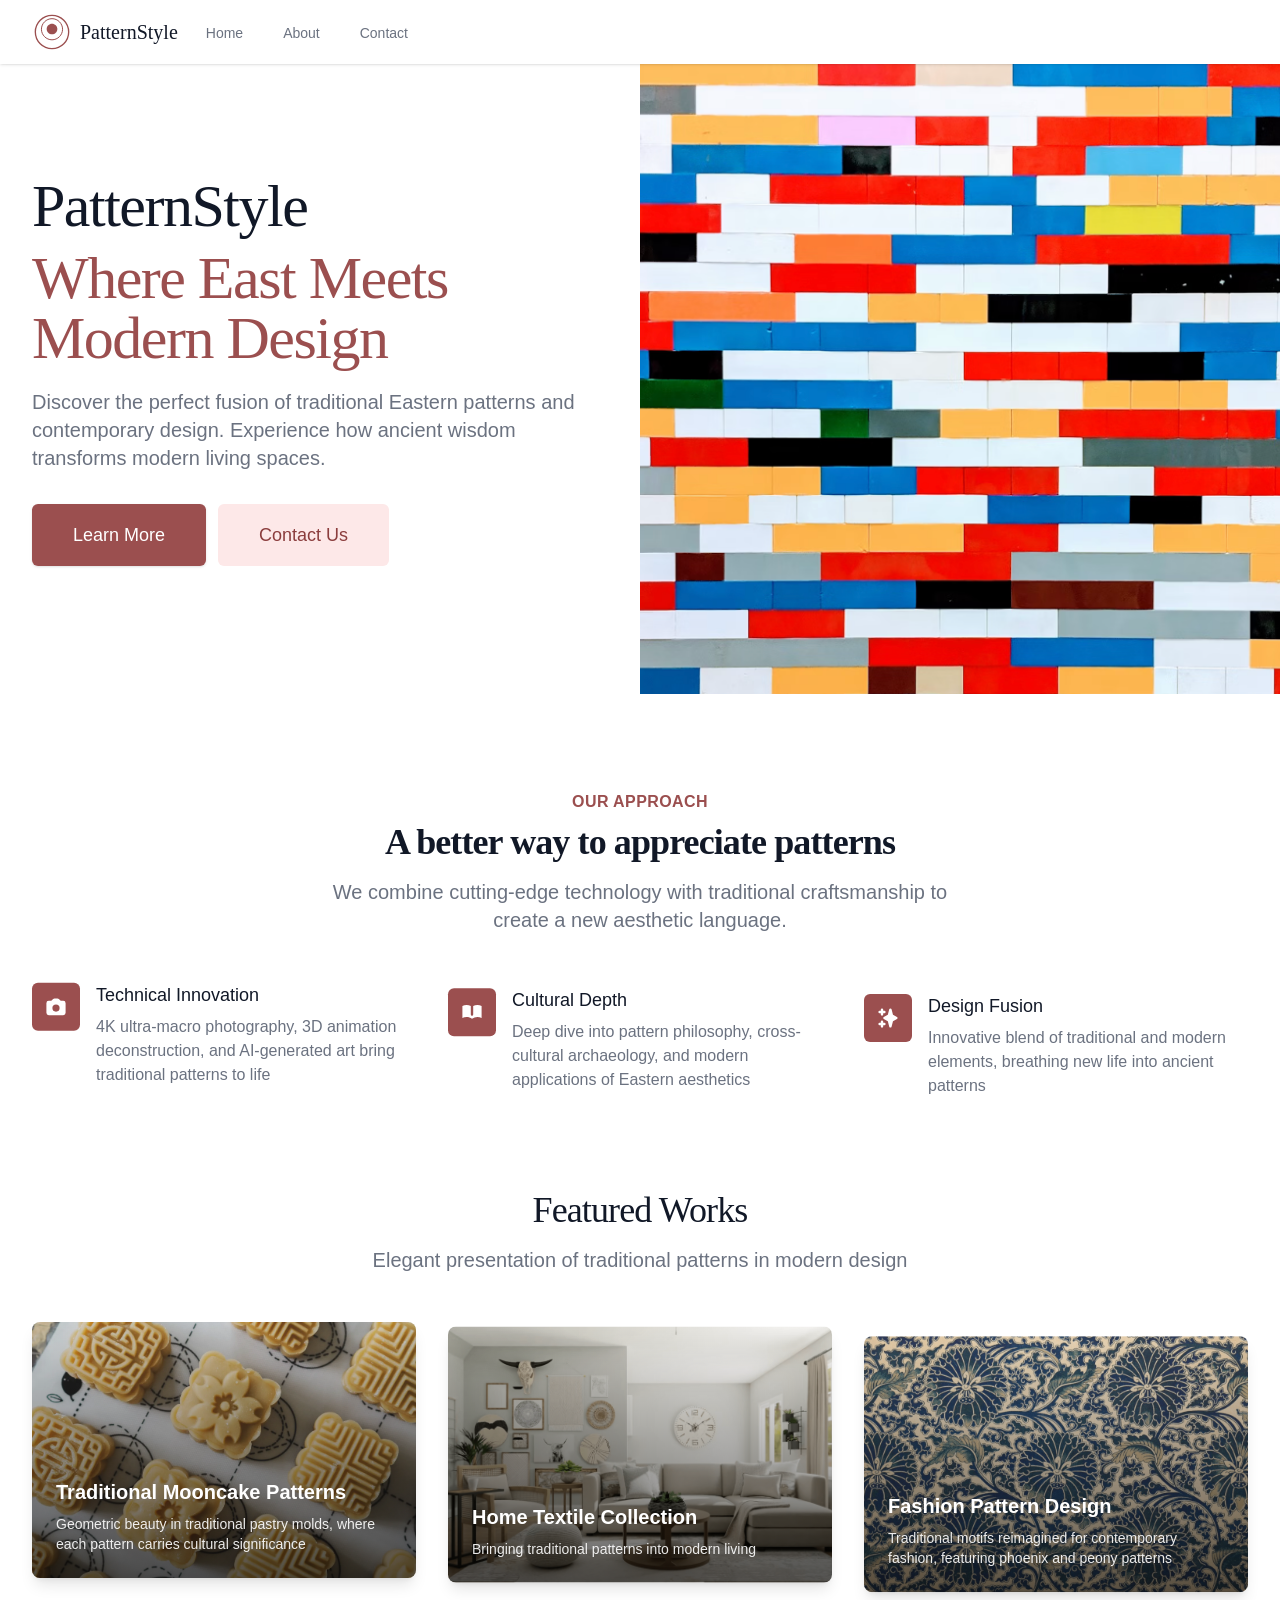
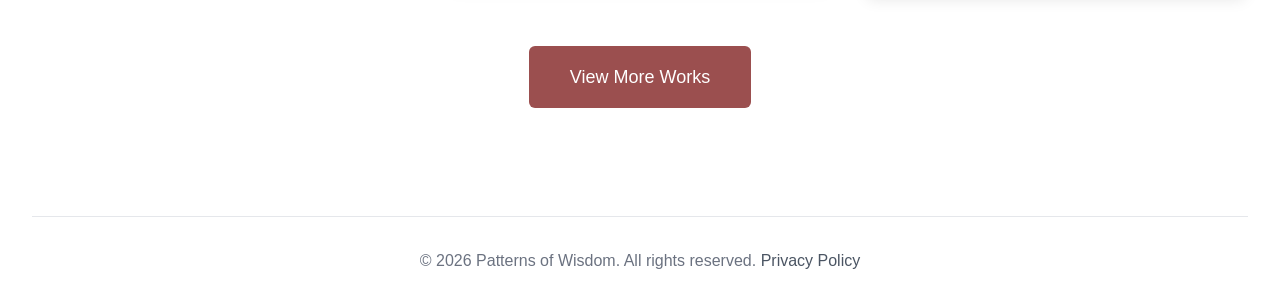
<file: index.html>
<!doctype html><html lang="en"><head><meta charset="utf-8"/><link rel="icon" href="/favicon.ico"/><meta name="viewport" content="width=device-width,initial-scale=1"/><meta name="theme-color" content="#000000"/><meta name="description" content="Web site created using create-react-app"/><link rel="apple-touch-icon" href="/logo192.png"/><link rel="manifest" href="/manifest.json"/><title>React App</title><script defer="defer" src="/static/js/main.ad14136a.js"></script><link href="/static/css/main.db7647fd.css" rel="stylesheet"></head><body><noscript>You need to enable JavaScript to run this app.</noscript><div id="root"></div></body></html>
</file>
<file: static/css/main.db7647fd.css>
/*
! tailwindcss v3.3.0 | MIT License | https://tailwindcss.com
*/*,:after,:before{border:0 solid #e5e7eb;box-sizing:border-box}:after,:before{--tw-content:""}html{-webkit-text-size-adjust:100%;font-feature-settings:normal;font-family:Inter var,sans-serif;font-variation-settings:normal;line-height:1.5;tab-size:4}body{line-height:inherit}hr{border-top-width:1px;color:inherit;height:0}abbr:where([title]){-webkit-text-decoration:underline dotted;text-decoration:underline dotted}h1,h2,h3,h4,h5,h6{font-size:inherit;font-weight:inherit}a{color:inherit;text-decoration:inherit}b,strong{font-weight:bolder}code,kbd,pre,samp{font-family:ui-monospace,SFMono-Regular,Menlo,Monaco,Consolas,Liberation Mono,Courier New,monospace;font-size:1em}small{font-size:80%}sub,sup{font-size:75%;line-height:0;position:relative;vertical-align:initial}sub{bottom:-.25em}sup{top:-.5em}table{border-collapse:collapse;border-color:inherit;text-indent:0}button,input,optgroup,select,textarea{color:inherit;font-family:inherit;font-size:100%;font-weight:inherit;line-height:inherit;margin:0;padding:0}button,select{text-transform:none}[type=button],[type=reset],[type=submit],button{-webkit-appearance:button;background-color:initial;background-image:none}:-moz-focusring{outline:auto}:-moz-ui-invalid{box-shadow:none}progress{vertical-align:initial}::-webkit-inner-spin-button,::-webkit-outer-spin-button{height:auto}[type=search]{-webkit-appearance:textfield;outline-offset:-2px}::-webkit-search-decoration{-webkit-appearance:none}::-webkit-file-upload-button{-webkit-appearance:button;font:inherit}summary{display:list-item}blockquote,dd,dl,figure,h1,h2,h3,h4,h5,h6,hr,p,pre{margin:0}fieldset{margin:0}fieldset,legend{padding:0}menu,ol,ul{list-style:none;margin:0;padding:0}textarea{resize:vertical}input::placeholder,textarea::placeholder{color:#9ca3af;opacity:1}[role=button],button{cursor:pointer}:disabled{cursor:default}audio,canvas,embed,iframe,img,object,svg,video{display:block;vertical-align:middle}img,video{height:auto;max-width:100%}[hidden]{display:none}html{-webkit-font-smoothing:antialiased;-moz-osx-font-smoothing:grayscale}body{--tw-bg-opacity:1;--tw-text-opacity:1;background-color:rgb(255 255 255/var(--tw-bg-opacity));color:rgb(17 24 39/var(--tw-text-opacity))}*,::backdrop,:after,:before{--tw-border-spacing-x:0;--tw-border-spacing-y:0;--tw-translate-x:0;--tw-translate-y:0;--tw-rotate:0;--tw-skew-x:0;--tw-skew-y:0;--tw-scale-x:1;--tw-scale-y:1;--tw-pan-x: ;--tw-pan-y: ;--tw-pinch-zoom: ;--tw-scroll-snap-strictness:proximity;--tw-ordinal: ;--tw-slashed-zero: ;--tw-numeric-figure: ;--tw-numeric-spacing: ;--tw-numeric-fraction: ;--tw-ring-inset: ;--tw-ring-offset-width:0px;--tw-ring-offset-color:#fff;--tw-ring-color:#3b82f680;--tw-ring-offset-shadow:0 0 #0000;--tw-ring-shadow:0 0 #0000;--tw-shadow:0 0 #0000;--tw-shadow-colored:0 0 #0000;--tw-blur: ;--tw-brightness: ;--tw-contrast: ;--tw-grayscale: ;--tw-hue-rotate: ;--tw-invert: ;--tw-saturate: ;--tw-sepia: ;--tw-drop-shadow: ;--tw-backdrop-blur: ;--tw-backdrop-brightness: ;--tw-backdrop-contrast: ;--tw-backdrop-grayscale: ;--tw-backdrop-hue-rotate: ;--tw-backdrop-invert: ;--tw-backdrop-opacity: ;--tw-backdrop-saturate: ;--tw-backdrop-sepia: }.sr-only{clip:rect(0,0,0,0);border-width:0;height:1px;margin:-1px;overflow:hidden;padding:0;position:absolute;white-space:nowrap;width:1px}.fixed{position:fixed}.absolute{position:absolute}.relative{position:relative}.inset-0{inset:0}.inset-y-0{bottom:0;top:0}.bottom-0{bottom:0}.left-0{left:0}.right-0{right:0}.top-0{top:0}.z-50{z-index:50}.mx-auto{margin-left:auto;margin-right:auto}.-mr-2{margin-right:-.5rem}.mb-16{margin-bottom:4rem}.mb-2{margin-bottom:.5rem}.mb-4{margin-bottom:1rem}.mb-6{margin-bottom:1.5rem}.mb-8{margin-bottom:2rem}.ml-16{margin-left:4rem}.ml-2{margin-left:.5rem}.ml-4{margin-left:1rem}.mr-3{margin-right:.75rem}.mt-10{margin-top:2.5rem}.mt-12{margin-top:3rem}.mt-2{margin-top:.5rem}.mt-3{margin-top:.75rem}.mt-4{margin-top:1rem}.mt-5{margin-top:1.25rem}.mt-6{margin-top:1.5rem}.mt-8{margin-top:2rem}.block{display:block}.flex{display:flex}.inline-flex{display:inline-flex}.grid{display:grid}.hidden{display:none}.h-12{height:3rem}.h-16{height:4rem}.h-6{height:1.5rem}.h-64{height:16rem}.h-8{height:2rem}.h-full{height:100%}.min-h-screen{min-height:100vh}.w-1\/2{width:50%}.w-12{width:3rem}.w-6{width:1.5rem}.w-auto{width:auto}.w-full{width:100%}.max-w-2xl{max-width:42rem}.max-w-3xl{max-width:48rem}.max-w-7xl{max-width:80rem}.max-w-lg{max-width:32rem}.flex-shrink-0{flex-shrink:0}.flex-grow{flex-grow:1}.transform{transform:translate(var(--tw-translate-x),var(--tw-translate-y)) rotate(var(--tw-rotate)) skewX(var(--tw-skew-x)) skewY(var(--tw-skew-y)) scaleX(var(--tw-scale-x)) scaleY(var(--tw-scale-y))}@keyframes pulse{50%{opacity:.5}}.animate-pulse{animation:pulse 2s cubic-bezier(.4,0,.6,1) infinite}.cursor-pointer{cursor:pointer}.select-none{-webkit-user-select:none;user-select:none}.list-disc{list-style-type:disc}.grid-cols-1{grid-template-columns:repeat(1,minmax(0,1fr))}.flex-col{flex-direction:column}.items-center{align-items:center}.justify-center{justify-content:center}.justify-between{justify-content:space-between}.gap-8{gap:2rem}.space-x-4>:not([hidden])~:not([hidden]){--tw-space-x-reverse:0;margin-left:calc(1rem*(1 - var(--tw-space-x-reverse)));margin-right:calc(1rem*var(--tw-space-x-reverse))}.space-y-1>:not([hidden])~:not([hidden]){--tw-space-y-reverse:0;margin-bottom:calc(.25rem*var(--tw-space-y-reverse));margin-top:calc(.25rem*(1 - var(--tw-space-y-reverse)))}.space-y-10>:not([hidden])~:not([hidden]){--tw-space-y-reverse:0;margin-bottom:calc(2.5rem*var(--tw-space-y-reverse));margin-top:calc(2.5rem*(1 - var(--tw-space-y-reverse)))}.space-y-4>:not([hidden])~:not([hidden]){--tw-space-y-reverse:0;margin-bottom:calc(1rem*var(--tw-space-y-reverse));margin-top:calc(1rem*(1 - var(--tw-space-y-reverse)))}.overflow-hidden{overflow:hidden}.rounded-2xl{border-radius:1rem}.rounded-lg{border-radius:.5rem}.rounded-md{border-radius:.375rem}.border{border-width:1px}.border-b-2{border-bottom-width:2px}.border-l-4{border-left-width:4px}.border-t{border-top-width:1px}.border-gray-200{--tw-border-opacity:1;border-color:rgb(229 231 235/var(--tw-border-opacity))}.border-transparent{border-color:#0000}.bg-gray-200{--tw-bg-opacity:1;background-color:rgb(229 231 235/var(--tw-bg-opacity))}.bg-gray-50{--tw-bg-opacity:1;background-color:rgb(249 250 251/var(--tw-bg-opacity))}.bg-primary-100{--tw-bg-opacity:1;background-color:rgb(253 232 232/var(--tw-bg-opacity))}.bg-primary-500,.bg-primary-600{--tw-bg-opacity:1;background-color:rgb(155 79 79/var(--tw-bg-opacity))}.bg-white{--tw-bg-opacity:1;background-color:rgb(255 255 255/var(--tw-bg-opacity))}.bg-gradient-to-t{background-image:linear-gradient(to top,var(--tw-gradient-stops))}.from-black{--tw-gradient-from:#000 var(--tw-gradient-from-position);--tw-gradient-from-position: ;--tw-gradient-to:#0000 var(--tw-gradient-from-position);--tw-gradient-to-position: ;--tw-gradient-stops:var(--tw-gradient-from),var(--tw-gradient-to)}.object-cover{object-fit:cover}.p-2{padding:.5rem}.p-6{padding:1.5rem}.p-8{padding:2rem}.px-1{padding-left:.25rem;padding-right:.25rem}.px-4{padding-left:1rem;padding-right:1rem}.px-8{padding-left:2rem;padding-right:2rem}.py-12{padding-bottom:3rem;padding-top:3rem}.py-16{padding-bottom:4rem;padding-top:4rem}.py-2{padding-bottom:.5rem;padding-top:.5rem}.py-3{padding-bottom:.75rem;padding-top:.75rem}.py-8{padding-bottom:2rem;padding-top:2rem}.pb-3{padding-bottom:.75rem}.pb-8{padding-bottom:2rem}.pl-3{padding-left:.75rem}.pl-6{padding-left:1.5rem}.pr-4{padding-right:1rem}.pt-1{padding-top:.25rem}.pt-16{padding-top:4rem}.pt-2{padding-top:.5rem}.pt-8{padding-top:2rem}.text-left{text-align:left}.text-center{text-align:center}.font-serif{font-family:Noto Serif SC,serif}.text-2xl{font-size:1.5rem;line-height:2rem}.text-3xl{font-size:1.875rem;line-height:2.25rem}.text-4xl{font-size:2.25rem;line-height:2.5rem}.text-base{font-size:1rem;line-height:1.5rem}.text-lg{font-size:1.125rem;line-height:1.75rem}.text-sm{font-size:.875rem;line-height:1.25rem}.text-xl{font-size:1.25rem;line-height:1.75rem}.font-bold{font-weight:700}.font-extrabold{font-weight:800}.font-medium{font-weight:500}.font-semibold{font-weight:600}.uppercase{text-transform:uppercase}.leading-6{line-height:1.5rem}.leading-8{line-height:2rem}.tracking-tight{letter-spacing:-.025em}.tracking-wide{letter-spacing:.025em}.text-gray-400{--tw-text-opacity:1;color:rgb(156 163 175/var(--tw-text-opacity))}.text-gray-500{--tw-text-opacity:1;color:rgb(107 114 128/var(--tw-text-opacity))}.text-gray-600{--tw-text-opacity:1;color:rgb(75 85 99/var(--tw-text-opacity))}.text-gray-800{--tw-text-opacity:1;color:rgb(31 41 55/var(--tw-text-opacity))}.text-gray-900{--tw-text-opacity:1;color:rgb(17 24 39/var(--tw-text-opacity))}.text-primary-500,.text-primary-600{--tw-text-opacity:1;color:rgb(155 79 79/var(--tw-text-opacity))}.text-primary-700{--tw-text-opacity:1;color:rgb(139 61 61/var(--tw-text-opacity))}.text-white{--tw-text-opacity:1;color:rgb(255 255 255/var(--tw-text-opacity))}.opacity-0{opacity:0}.opacity-100{opacity:1}.opacity-60{opacity:.6}.opacity-90{opacity:.9}.shadow{--tw-shadow:0 1px 3px 0 #0000001a,0 1px 2px -1px #0000001a;--tw-shadow-colored:0 1px 3px 0 var(--tw-shadow-color),0 1px 2px -1px var(--tw-shadow-color)}.shadow,.shadow-lg{box-shadow:0 0 #0000,0 0 #0000,var(--tw-shadow);box-shadow:var(--tw-ring-offset-shadow,0 0 #0000),var(--tw-ring-shadow,0 0 #0000),var(--tw-shadow)}.shadow-lg{--tw-shadow:0 10px 15px -3px #0000001a,0 4px 6px -4px #0000001a;--tw-shadow-colored:0 10px 15px -3px var(--tw-shadow-color),0 4px 6px -4px var(--tw-shadow-color)}.transition{transition-duration:.15s;transition-property:color,background-color,border-color,text-decoration-color,fill,stroke,opacity,box-shadow,transform,filter,-webkit-backdrop-filter;transition-property:color,background-color,border-color,text-decoration-color,fill,stroke,opacity,box-shadow,transform,filter,backdrop-filter;transition-property:color,background-color,border-color,text-decoration-color,fill,stroke,opacity,box-shadow,transform,filter,backdrop-filter,-webkit-backdrop-filter;transition-timing-function:cubic-bezier(.4,0,.2,1)}.transition-colors{transition-duration:.15s;transition-property:color,background-color,border-color,text-decoration-color,fill,stroke;transition-timing-function:cubic-bezier(.4,0,.2,1)}.transition-opacity{transition-duration:.15s;transition-property:opacity;transition-timing-function:cubic-bezier(.4,0,.2,1)}.transition-transform{transition-duration:.15s;transition-property:transform;transition-timing-function:cubic-bezier(.4,0,.2,1)}.duration-300{transition-duration:.3s}.duration-500{transition-duration:.5s}body{-webkit-font-smoothing:antialiased;-moz-osx-font-smoothing:grayscale;font-family:-apple-system,BlinkMacSystemFont,Segoe UI,Roboto,Oxygen,Ubuntu,Cantarell,Fira Sans,Droid Sans,Helvetica Neue,sans-serif;margin:0}code{font-family:source-code-pro,Menlo,Monaco,Consolas,Courier New,monospace}@keyframes float{0%{transform:translateY(0)}50%{transform:translateY(-20px)}to{transform:translateY(0)}}.animate-float{animation:float 6s ease-in-out infinite}.hover\:border-primary-500:hover{--tw-border-opacity:1;border-color:rgb(155 79 79/var(--tw-border-opacity))}.hover\:bg-gray-100:hover{--tw-bg-opacity:1;background-color:rgb(243 244 246/var(--tw-bg-opacity))}.hover\:bg-gray-50:hover{--tw-bg-opacity:1;background-color:rgb(249 250 251/var(--tw-bg-opacity))}.hover\:bg-primary-200:hover{--tw-bg-opacity:1;background-color:rgb(251 213 213/var(--tw-bg-opacity))}.hover\:bg-primary-700:hover{--tw-bg-opacity:1;background-color:rgb(139 61 61/var(--tw-bg-opacity))}.hover\:text-gray-500:hover{--tw-text-opacity:1;color:rgb(107 114 128/var(--tw-text-opacity))}.hover\:text-gray-900:hover{--tw-text-opacity:1;color:rgb(17 24 39/var(--tw-text-opacity))}.hover\:text-primary-600:hover{--tw-text-opacity:1;color:rgb(155 79 79/var(--tw-text-opacity))}.hover\:text-primary-700:hover{--tw-text-opacity:1;color:rgb(139 61 61/var(--tw-text-opacity))}.group:hover .group-hover\:translate-y-\[-4px\]{--tw-translate-y:-4px}.group:hover .group-hover\:scale-105,.group:hover .group-hover\:translate-y-\[-4px\]{transform:translate(var(--tw-translate-x),var(--tw-translate-y)) rotate(var(--tw-rotate)) skewX(var(--tw-skew-x)) skewY(var(--tw-skew-y)) scaleX(var(--tw-scale-x)) scaleY(var(--tw-scale-y))}.group:hover .group-hover\:scale-105{--tw-scale-x:1.05;--tw-scale-y:1.05}.group:hover .group-hover\:opacity-70{opacity:.7}@media (min-width:640px){.sm\:mx-auto{margin-left:auto;margin-right:auto}.sm\:ml-3{margin-left:.75rem}.sm\:ml-6{margin-left:1.5rem}.sm\:mt-0{margin-top:0}.sm\:mt-12{margin-top:3rem}.sm\:mt-4{margin-top:1rem}.sm\:mt-5{margin-top:1.25rem}.sm\:mt-8{margin-top:2rem}.sm\:flex{display:flex}.sm\:hidden{display:none}.sm\:h-10{height:2.5rem}.sm\:max-w-xl{max-width:36rem}.sm\:justify-center{justify-content:center}.sm\:space-x-8>:not([hidden])~:not([hidden]){--tw-space-x-reverse:0;margin-left:calc(2rem*(1 - var(--tw-space-x-reverse)));margin-right:calc(2rem*var(--tw-space-x-reverse))}.sm\:px-6{padding-left:1.5rem;padding-right:1.5rem}.sm\:py-16{padding-top:4rem}.sm\:pb-16,.sm\:py-16{padding-bottom:4rem}.sm\:text-center{text-align:center}.sm\:text-4xl{font-size:2.25rem;line-height:2.5rem}.sm\:text-5xl{font-size:3rem;line-height:1}.sm\:text-lg{font-size:1.125rem;line-height:1.75rem}}@media (min-width:768px){.md\:mt-16{margin-top:4rem}.md\:mt-5{margin-top:1.25rem}.md\:grid{display:grid}.md\:grid-cols-2{grid-template-columns:repeat(2,minmax(0,1fr))}.md\:grid-cols-3{grid-template-columns:repeat(3,minmax(0,1fr))}.md\:gap-x-8{column-gap:2rem}.md\:gap-y-10{row-gap:2.5rem}.md\:space-y-0>:not([hidden])~:not([hidden]){--tw-space-y-reverse:0;margin-bottom:calc(0px*var(--tw-space-y-reverse));margin-top:calc(0px*(1 - var(--tw-space-y-reverse)))}.md\:px-10{padding-left:2.5rem;padding-right:2.5rem}.md\:py-4{padding-bottom:1rem;padding-top:1rem}.md\:pb-20{padding-bottom:5rem}.md\:text-6xl{font-size:3.75rem;line-height:1}.md\:text-lg{font-size:1.125rem;line-height:1.75rem}.md\:text-xl{font-size:1.25rem;line-height:1.75rem}}@media (min-width:1024px){.lg\:mx-0{margin-left:0;margin-right:0}.lg\:mx-auto{margin-left:auto;margin-right:auto}.lg\:mt-20{margin-top:5rem}.lg\:block{display:block}.lg\:w-full{width:100%}.lg\:max-w-2xl{max-width:42rem}.lg\:grid-cols-4{grid-template-columns:repeat(4,minmax(0,1fr))}.lg\:justify-start{justify-content:flex-start}.lg\:px-8{padding-left:2rem;padding-right:2rem}.lg\:pb-28{padding-bottom:7rem}.lg\:text-left{text-align:left}.lg\:text-center{text-align:center}}@media (min-width:1280px){.xl\:mt-28{margin-top:7rem}.xl\:pb-32{padding-bottom:8rem}}
/*# sourceMappingURL=main.db7647fd.css.map*/
</file>
